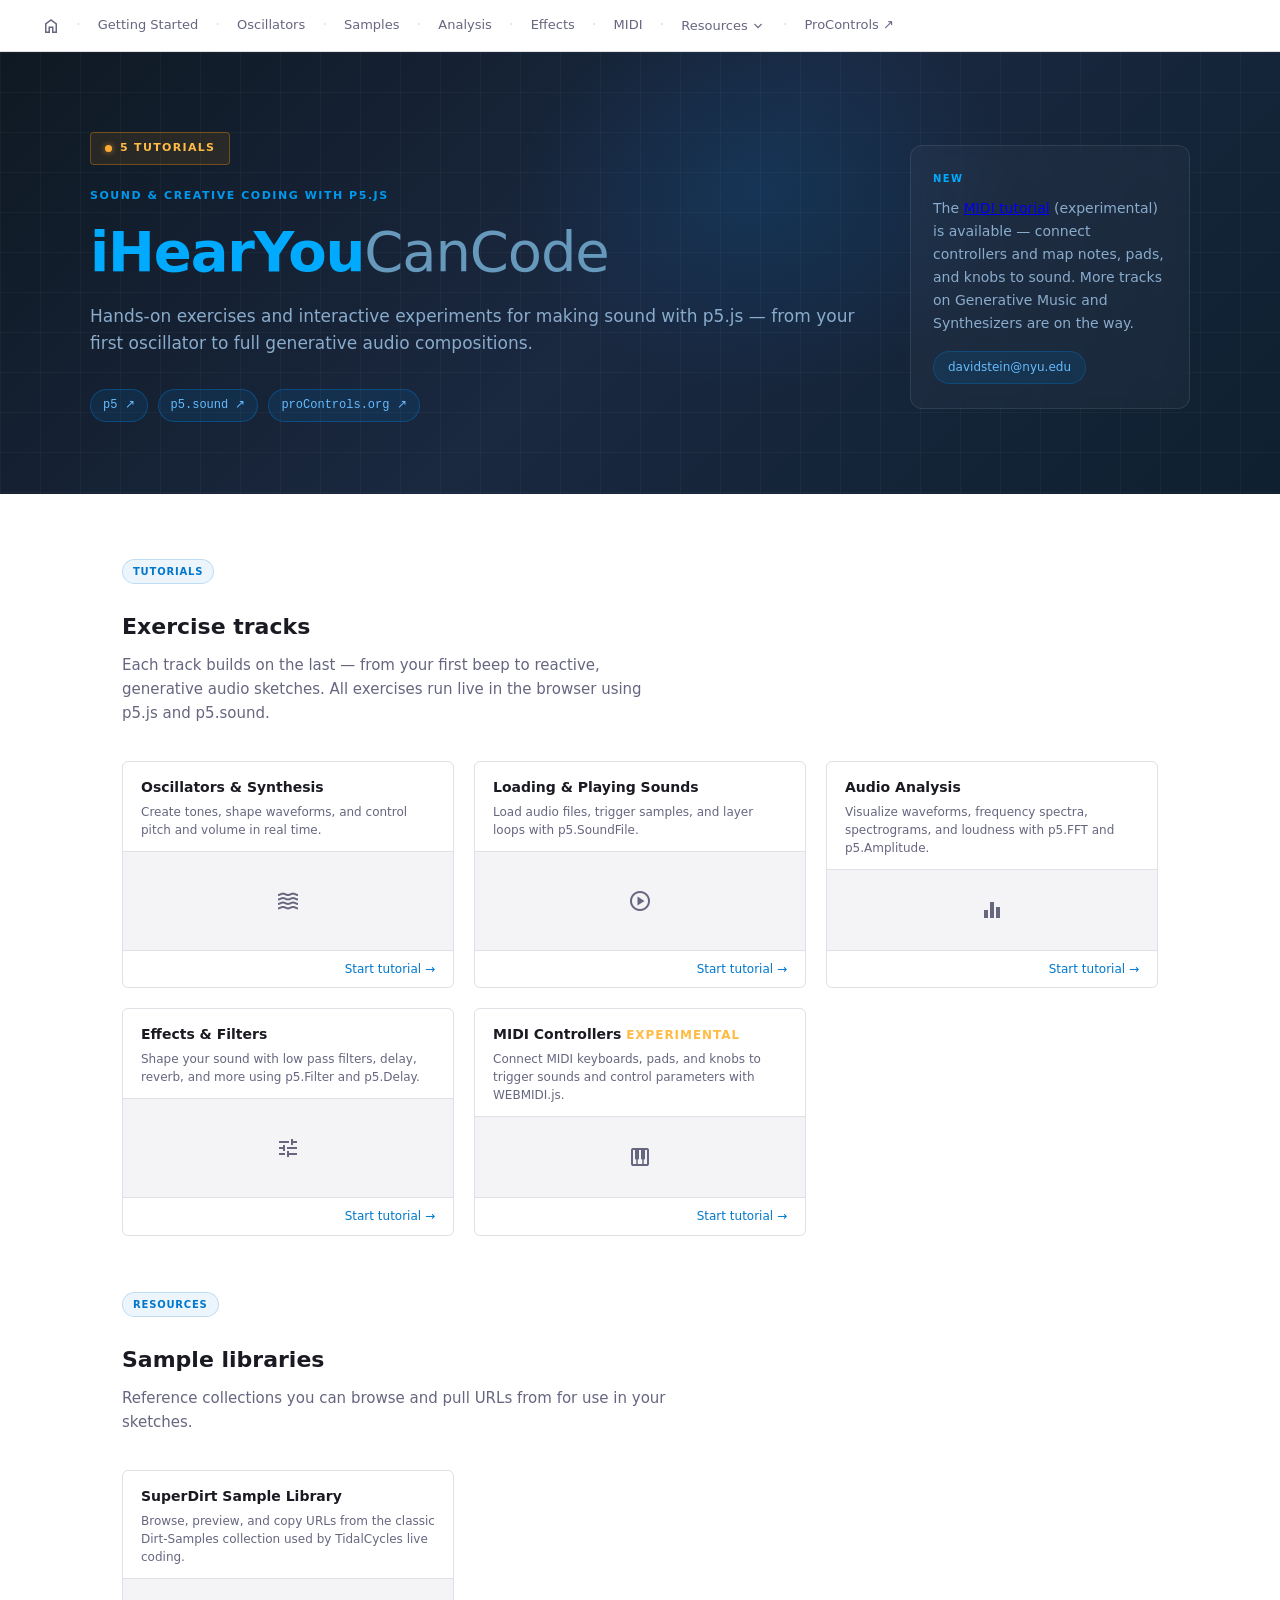
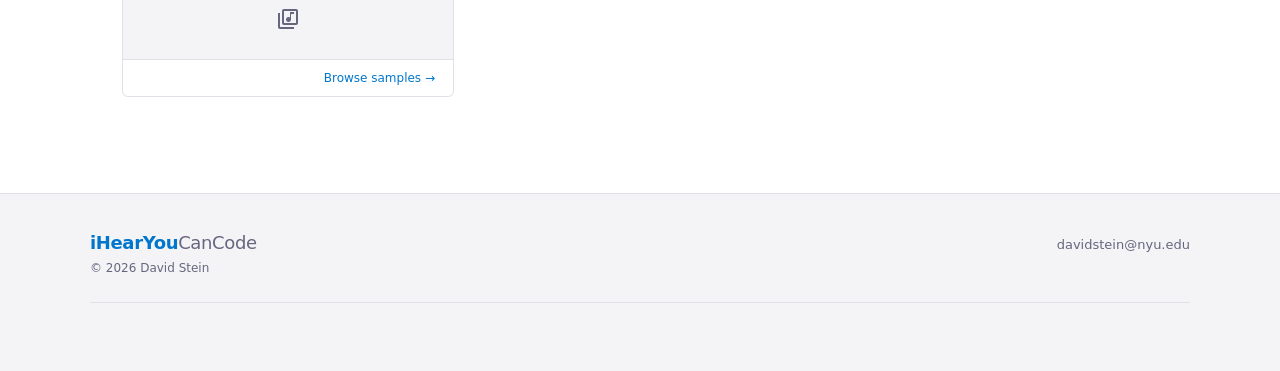
<file: index.html>
<!DOCTYPE html>
<html lang="en">
<head>
  <!-- Google tag (gtag.js) -->
  <script async src="https://www.googletagmanager.com/gtag/js?id=G-KJW4BQ9MM6"></script>
  <script>
    window.dataLayer = window.dataLayer || [];
    function gtag(){dataLayer.push(arguments);}
    gtag('js', new Date());

    gtag('config', 'G-KJW4BQ9MM6');
  </script>
  <meta charset="UTF-8">
  <meta name="viewport" content="width=device-width, initial-scale=1.0">
  <title>iHearYouCanCode</title>
  <link href="https://fonts.googleapis.com/css2?family=Material+Symbols+Outlined&display=block" rel="stylesheet">
  <link rel="stylesheet" href="css/styles.css">
</head>
<body>

<!-- ── Nav ── -->
<nav>
  <a href="index.html" title="Home" style="padding:5px 8px;font-size:18px;line-height:1;display:flex;align-items:center;">
    <span class="material-symbols-outlined" style="font-size:20px;">home</span>
  </a>
  <span class="sep">·</span>
  <a href="getting-started.html">Getting Started</a>
  <span class="sep">·</span>
  <a href="oscillators.html">Oscillators</a>
  <span class="sep">·</span>
  <a href="samples.html">Samples</a>
  <span class="sep">·</span>
  <a href="audioAnalysis.html">Analysis</a>
  <span class="sep">·</span>
  <a href="effects.html">Effects</a>
  <span class="sep">·</span>
  <a href="midi.html">MIDI</a>
  <span class="sep">·</span>
  <div class="nav-dropdown">
    <button type="button" class="nav-dropdown-toggle" aria-expanded="false" aria-haspopup="true">
      Resources
      <span class="material-symbols-outlined nav-dropdown-chevron">expand_more</span>
    </button>
    <div class="nav-dropdown-menu" role="menu">
      <a href="superdirt.html" role="menuitem">SuperDirt</a>
    </div>
  </div>
  <span class="sep">·</span>
  <a href="https://procontrols.org" target="_blank" rel="noopener">ProControls ↗</a>
</nav>

<!-- ── Hero ── -->
<div class="hero">
  <div class="hero-inner">
    <div class="hero-left">
      <div class="coming-badge">5 Tutorials</div>
      <div class="hero-eyebrow">Sound &amp; Creative Coding with p5.js</div>
      <h1>
        <span class="accent">iHearYou</span><span class="dim">CanCode</span>
      </h1>
      <p class="hero-desc">
        Hands-on exercises and interactive experiments for making sound with p5.js —
        from your first oscillator to full generative audio compositions.
      </p>
      <div class="hero-chips">
        <a href="https://p5js.org" class="chip chip-link" target="_blank" rel="noopener">p5 ↗</a>
        <a href="https://p5js.org/reference/p5.sound/" class="chip chip-link" target="_blank" rel="noopener">p5.sound ↗</a>
        <a href="https://procontrols.org" class="chip chip-link" target="_blank" rel="noopener">proControls.org ↗</a>
      </div>
    </div>
    <div class="hero-callout">
      <div class="hero-callout-eyebrow">New</div>
      <p>
        The <a href="midi.html">MIDI tutorial</a> (experimental) is available — connect controllers and map notes,
        pads, and knobs to sound. More tracks on Generative Music and Synthesizers are on the way.
      </p>
      <a href="mailto:davidstein@nyu.edu" class="hero-callout-link">davidstein@nyu.edu</a>
    </div>
  </div>
</div>

<!-- ── Content ── -->
<div class="content">

  <div class="section-tag">Tutorials</div>
  <h2 class="section-heading">Exercise tracks</h2>
  <p class="section-desc">
    Each track builds on the last — from your first beep to reactive, generative audio sketches.
    All exercises run live in the browser using p5.js and p5.sound.
  </p>

  <div class="col-grid">
    <div class="col-card">
      <div class="col-card-header">
        <h3>Oscillators &amp; Synthesis</h3>
        <p>Create tones, shape waveforms, and control pitch and volume in real time.</p>
      </div>
      <div class="col-card-preview">
        <span class="material-symbols-outlined">waves</span>
      </div>
      <div class="col-card-footer"><a href="oscillators.html">Start tutorial →</a></div>
    </div>
    <div class="col-card">
      <div class="col-card-header">
        <h3>Loading &amp; Playing Sounds</h3>
        <p>Load audio files, trigger samples, and layer loops with p5.SoundFile.</p>
      </div>
      <div class="col-card-preview">
        <span class="material-symbols-outlined">play_circle</span>
      </div>
      <div class="col-card-footer"><a href="samples.html">Start tutorial →</a></div>
    </div>
    <div class="col-card">
      <div class="col-card-header">
        <h3>Audio Analysis</h3>
        <p>Visualize waveforms, frequency spectra, spectrograms, and loudness with p5.FFT and p5.Amplitude.</p>
      </div>
      <div class="col-card-preview">
        <span class="material-symbols-outlined">equalizer</span>
      </div>
      <div class="col-card-footer"><a href="audioAnalysis.html">Start tutorial →</a></div>
    </div>
    <div class="col-card">
      <div class="col-card-header">
        <h3>Effects &amp; Filters</h3>
        <p>Shape your sound with low pass filters, delay, reverb, and more using p5.Filter and p5.Delay.</p>
      </div>
      <div class="col-card-preview">
        <span class="material-symbols-outlined">tune</span>
      </div>
      <div class="col-card-footer"><a href="effects.html">Start tutorial →</a></div>
    </div>
    <div class="col-card">
      <div class="col-card-header">
        <h3>MIDI Controllers <span style="color:#ffbb44;font-size:12px;font-weight:700;letter-spacing:.08em;">EXPERIMENTAL</span></h3>
        <p>Connect MIDI keyboards, pads, and knobs to trigger sounds and control parameters with WEBMIDI.js.</p>
      </div>
      <div class="col-card-preview">
        <span class="material-symbols-outlined">piano</span>
      </div>
      <div class="col-card-footer"><a href="midi.html">Start tutorial →</a></div>
    </div>
  </div>

  <div class="section-tag" style="margin-top:56px;">Resources</div>
  <h2 class="section-heading">Sample libraries</h2>
  <p class="section-desc">
    Reference collections you can browse and pull URLs from for use in your sketches.
  </p>

  <div class="col-grid" style="grid-template-columns:repeat(auto-fill,minmax(280px,1fr));">
    <div class="col-card">
      <div class="col-card-header">
        <h3>SuperDirt Sample Library</h3>
        <p>Browse, preview, and copy URLs from the classic Dirt-Samples collection used by TidalCycles live coding.</p>
      </div>
      <div class="col-card-preview">
        <span class="material-symbols-outlined">library_music</span>
      </div>
      <div class="col-card-footer"><a href="superdirt.html">Browse samples →</a></div>
    </div>
  </div>

  <!--
  <div class="col-card">
    <div class="col-card-header">
      <h3>Microphone Input</h3>
      <p>Capture live audio and use amplitude and frequency to drive visuals.</p>
    </div>
    <div class="col-card-preview">
      <span class="material-symbols-outlined">mic</span>
    </div>
    <div class="col-card-footer"><a href="#">Coming soon →</a></div>
  </div>
  <div class="col-card">
    <div class="col-card-header">
      <h3>Effects &amp; Filters</h3>
      <p>Apply reverb, delay, distortion, and filters to shape your sound.</p>
    </div>
    <div class="col-card-preview">
      <span class="material-symbols-outlined">tune</span>
    </div>
    <div class="col-card-footer"><a href="#">Coming soon →</a></div>
  </div>
  <div class="col-card">
    <div class="col-card-header">
      <h3>Generative Audio</h3>
      <p>Build interactive instruments, sequencers, and algorithmic compositions.</p>
    </div>
    <div class="col-card-preview">
      <span class="material-symbols-outlined">piano</span>
    </div>
    <div class="col-card-footer"><a href="#">Coming soon →</a></div>
  </div>
  <div class="col-card">
    <div class="col-card-header">
      <h3>MIDI</h3>
      <p>Connect MIDI controllers and instruments to trigger sounds and control parameters with hardware.</p>
    </div>
    <div class="col-card-preview">
      <span class="material-symbols-outlined">piano_off</span>
    </div>
    <div class="col-card-footer"><a href="#">Coming soon →</a></div>
  </div>
  -->

</div>

<!-- ── Footer ── -->
<footer>
  <div class="footer-inner">
    <div class="footer-top">
      <div class="footer-brand-block">
        <a href="index.html" class="footer-brand">
          <span class="footer-brand-accent">iHearYou</span><span class="footer-brand-dim">CanCode</span>
        </a>
        <p class="footer-copyright">&copy; 2026 David Stein</p>
      </div>
      <a href="mailto:davidstein@nyu.edu" class="footer-contact">davidstein@nyu.edu</a>
    </div>
    <div id="footer-production" class="footer-production" hidden>
      <p class="footer-credit"></p>
      <p class="footer-links"></p>
    </div>
  </div>
</footer>

<script src="js/nav.js"></script>

<script>
  fetch('https://davidstein.us/shared/footer.json')
    .then(r => r.json())
    .then(data => {
      const el = document.getElementById('footer-production');
      el.querySelector('.footer-credit').textContent = `${data.credit}…`;

      const linksEl = el.querySelector('.footer-links');
      data.links.forEach((link, i) => {
        if (i > 0) {
          const sep = document.createElement('span');
          sep.className = 'sep';
          sep.textContent = '·';
          linksEl.appendChild(sep);
        }
        const a = document.createElement('a');
        a.href = link.url;
        a.textContent = link.label;
        linksEl.appendChild(a);
      });

      el.hidden = false;
    })
    .catch(() => {});
</script>

</body>
</html>
</file>
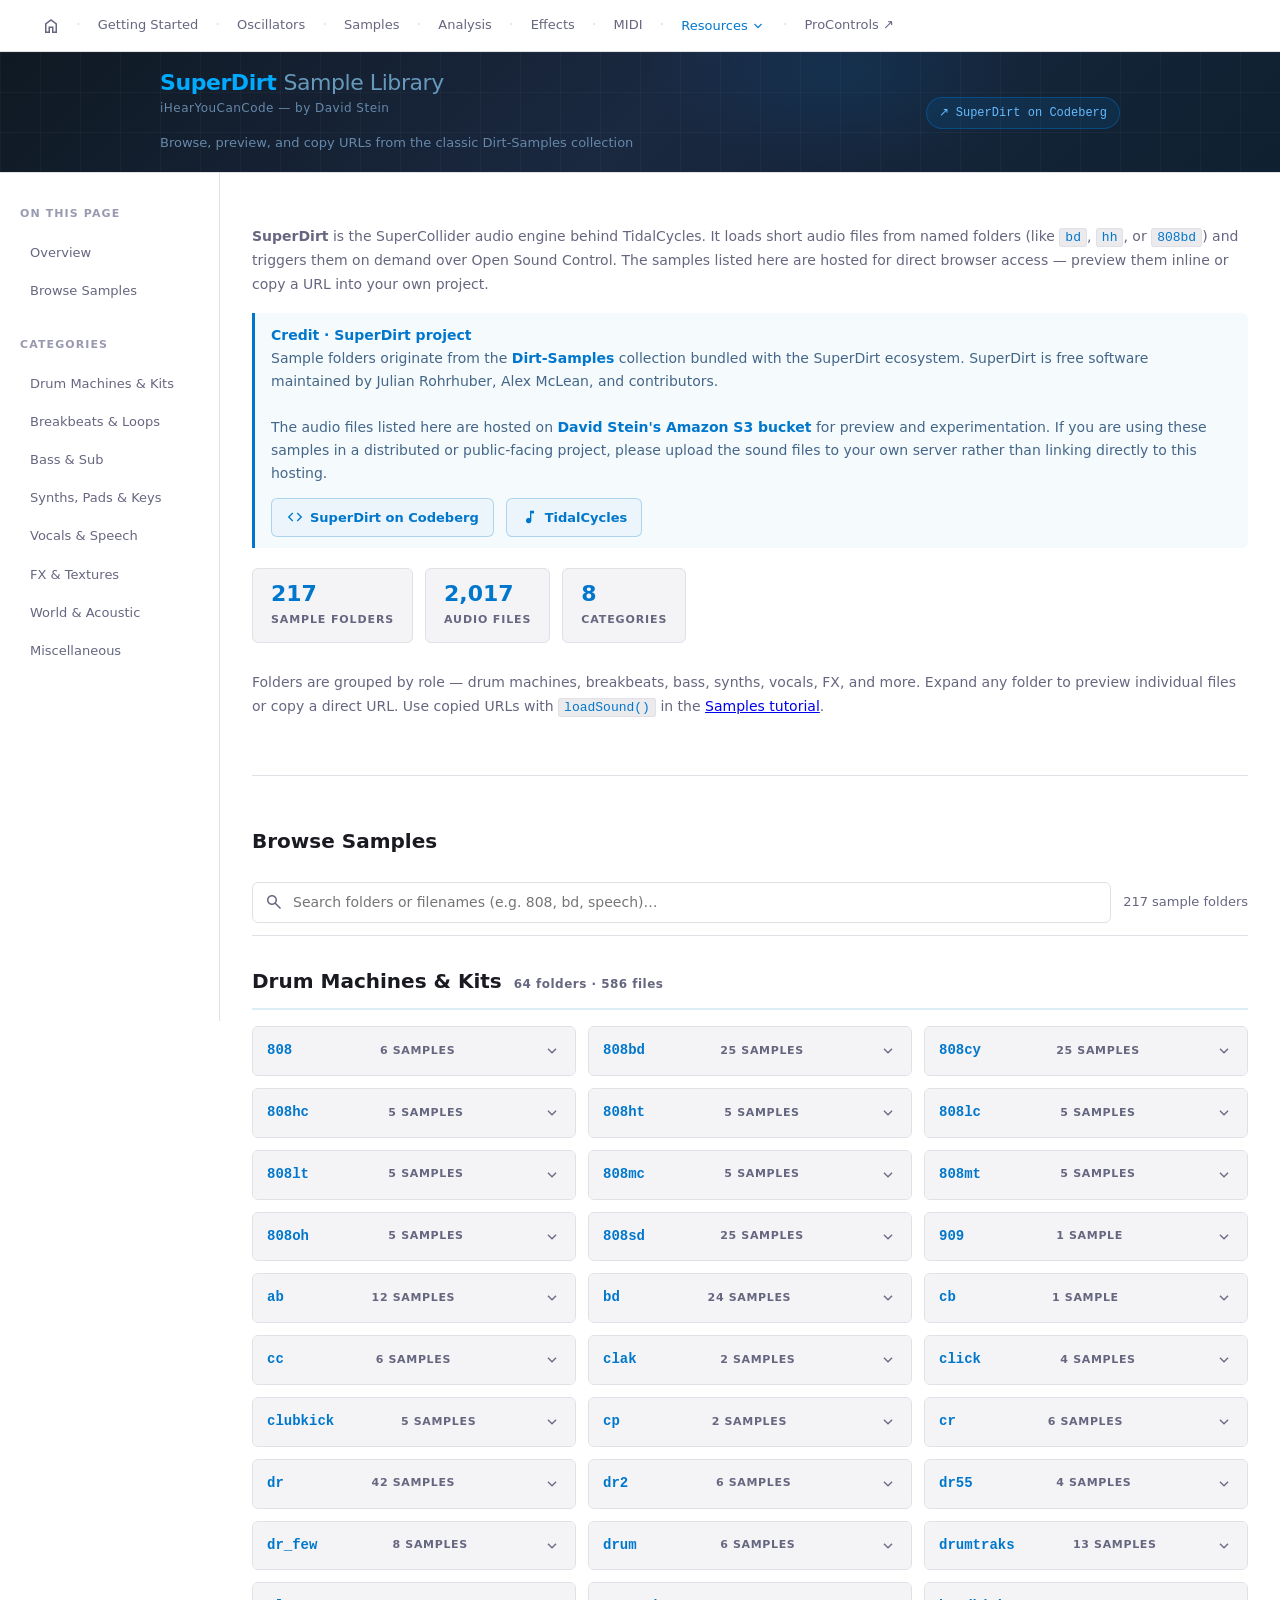
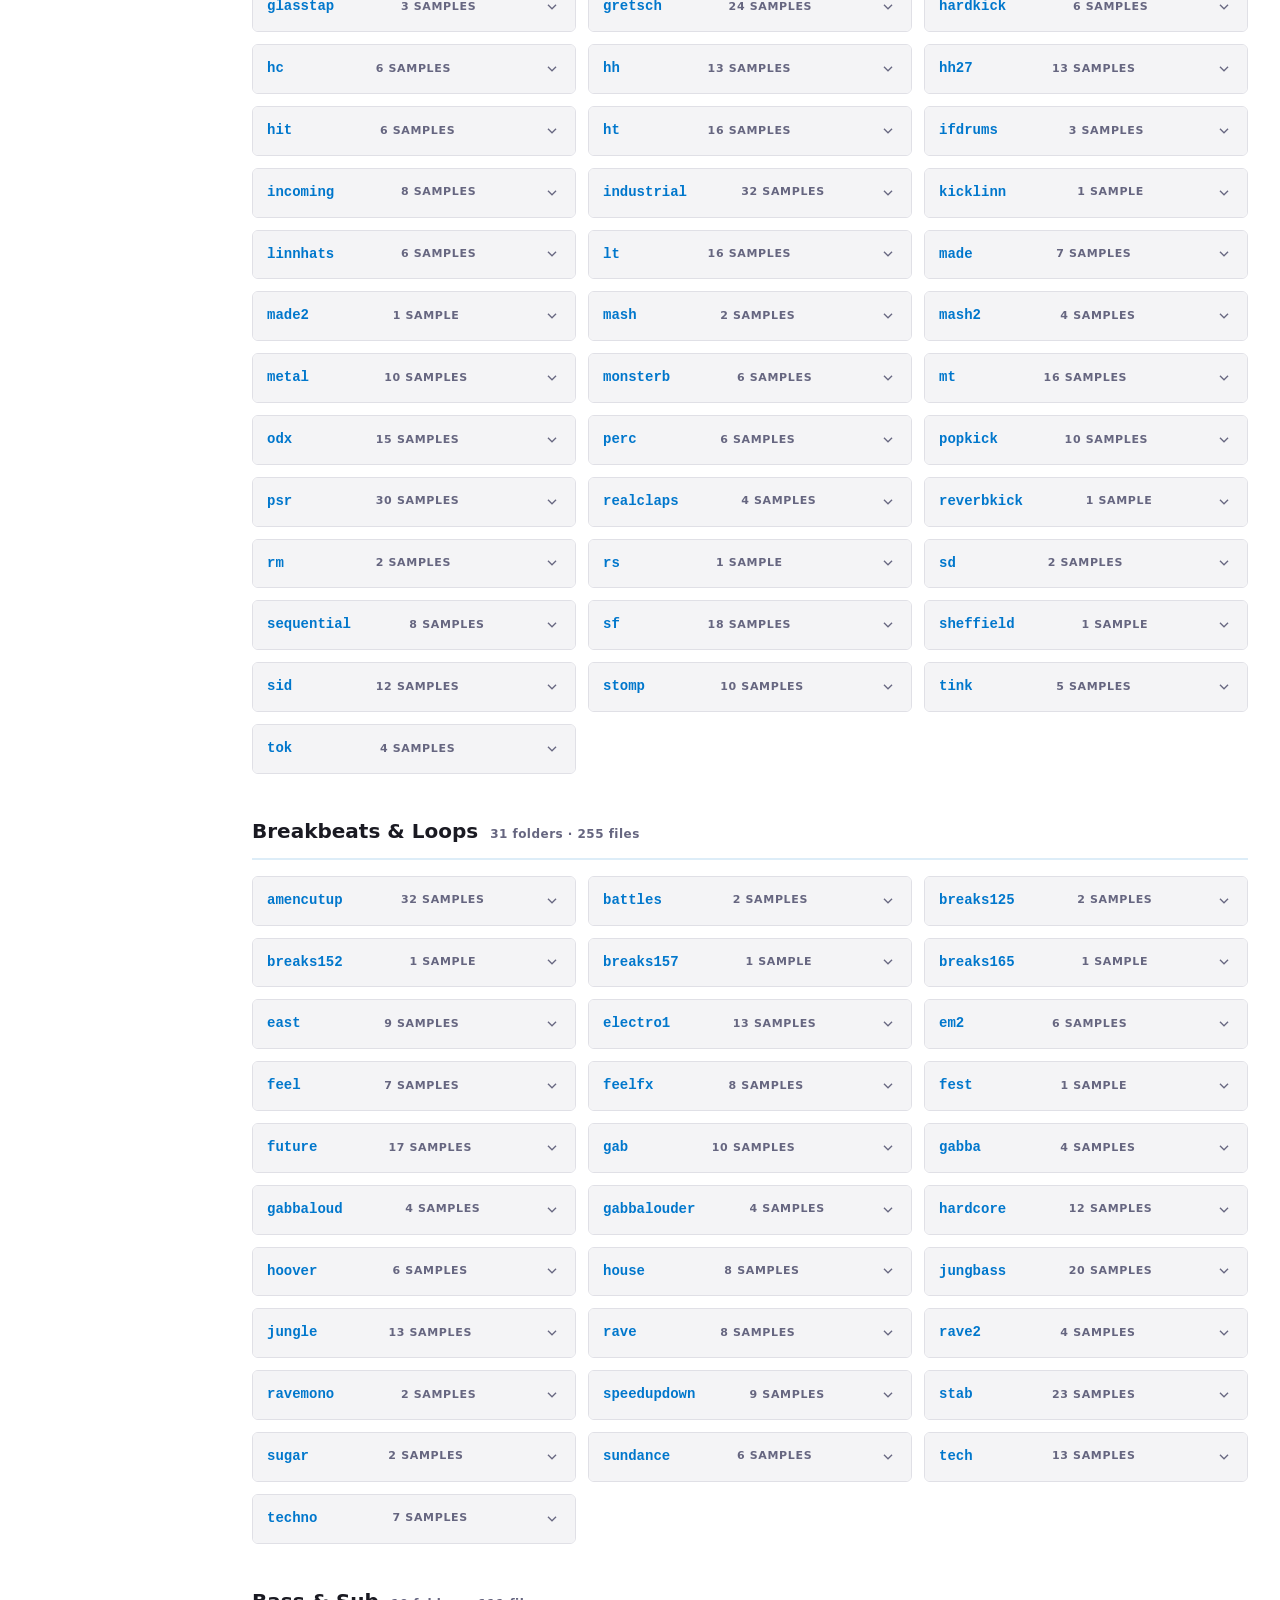
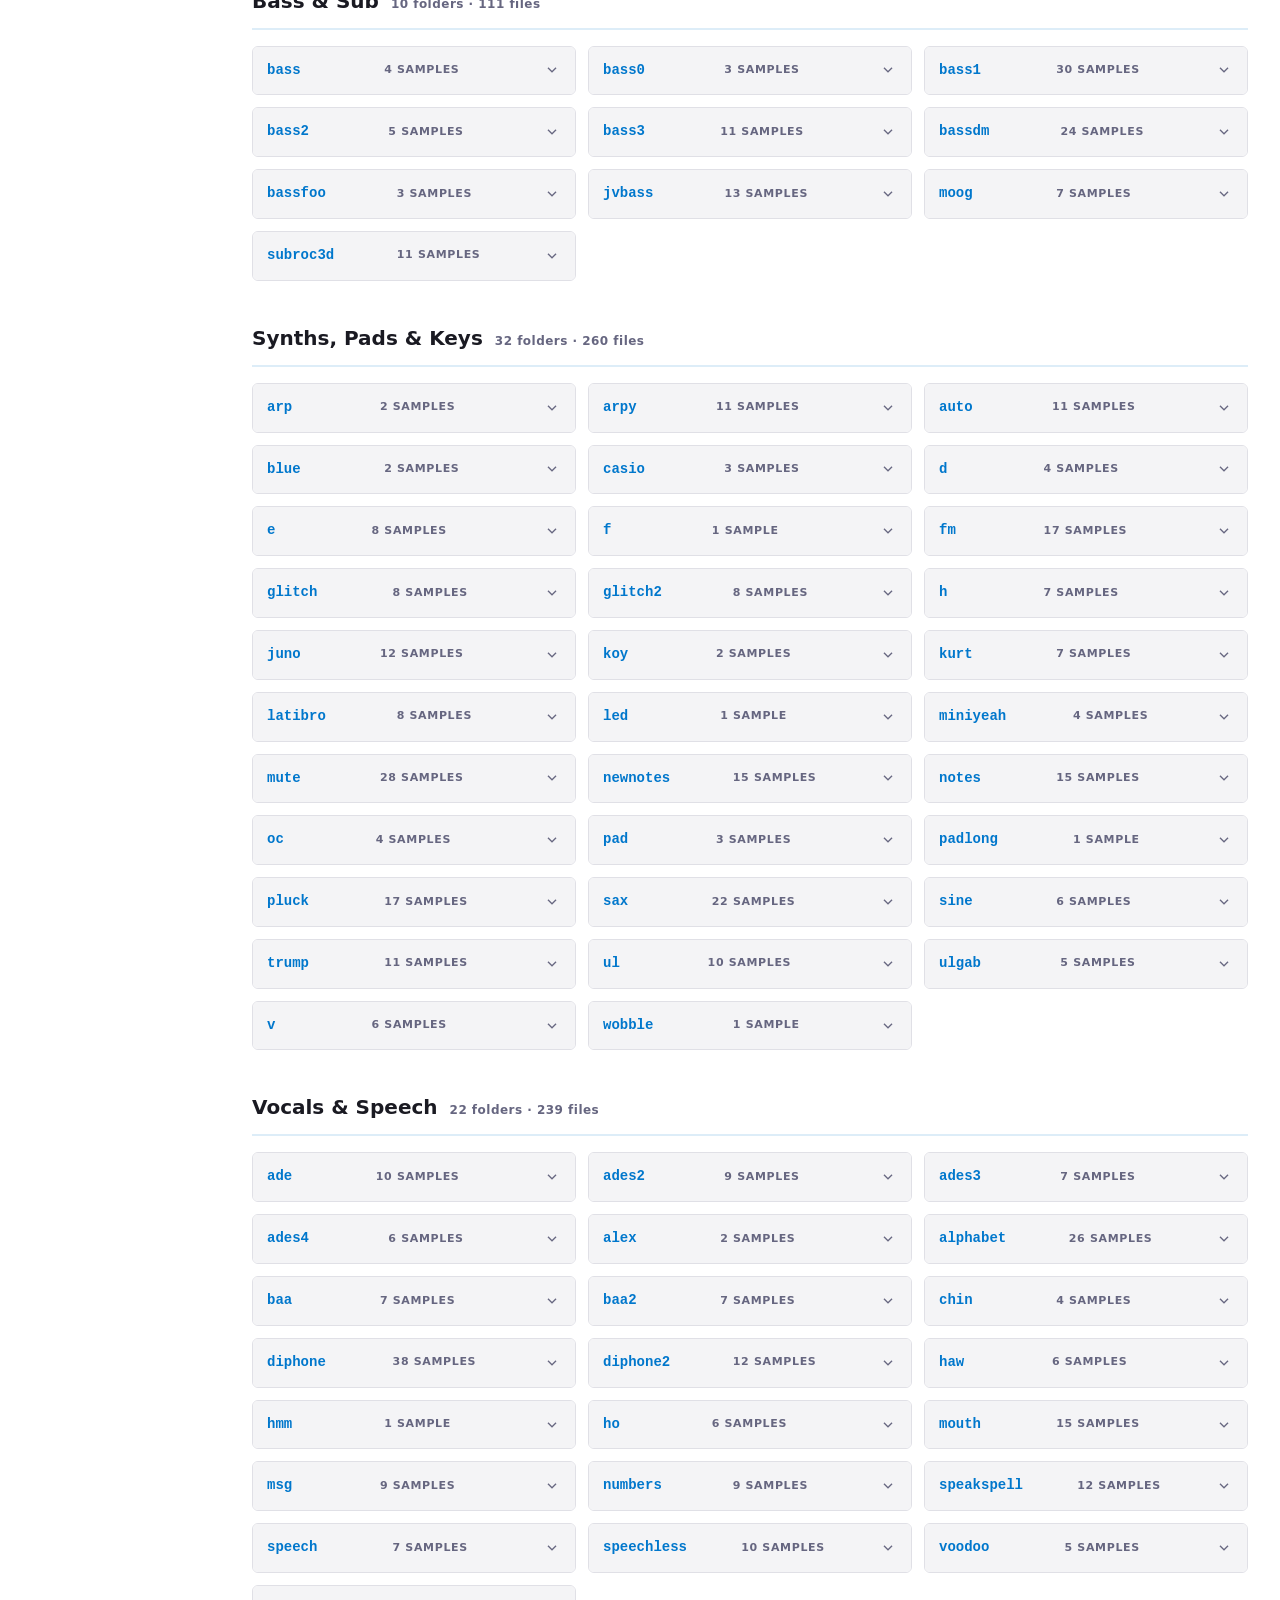
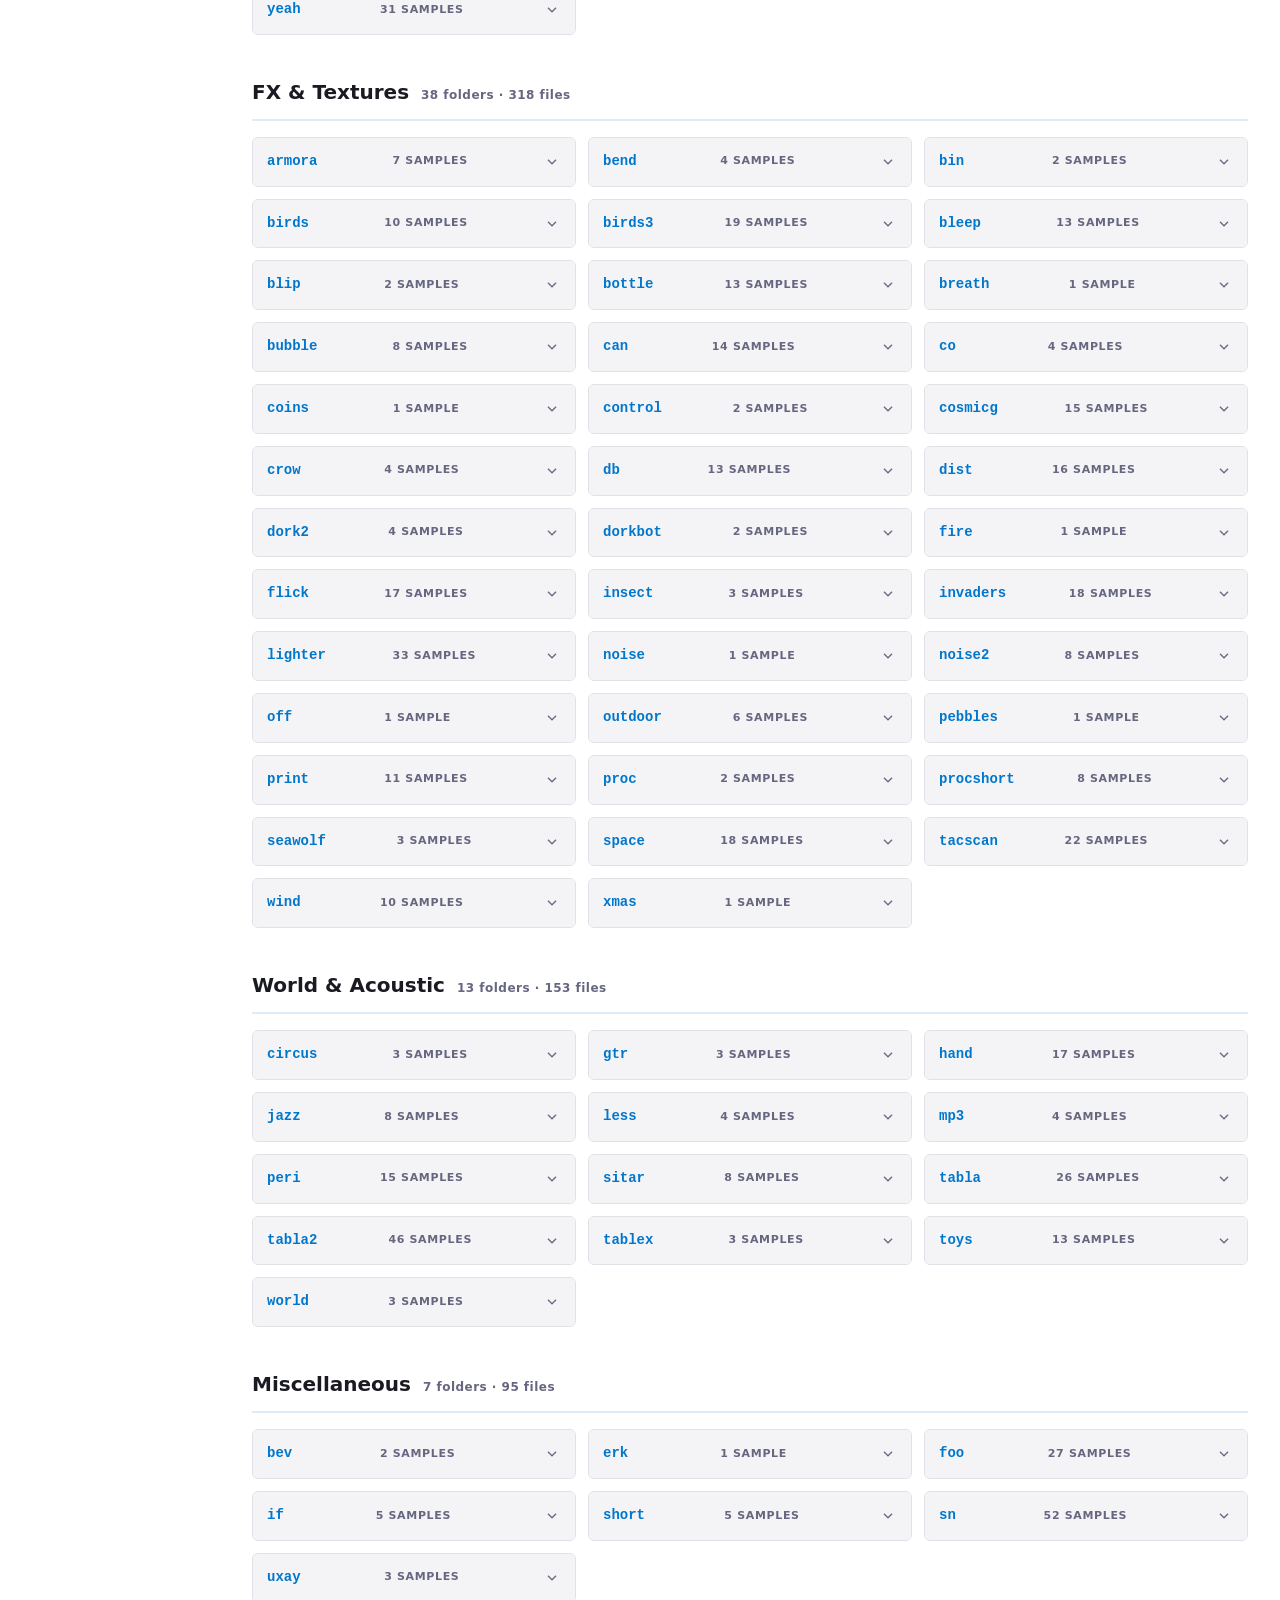
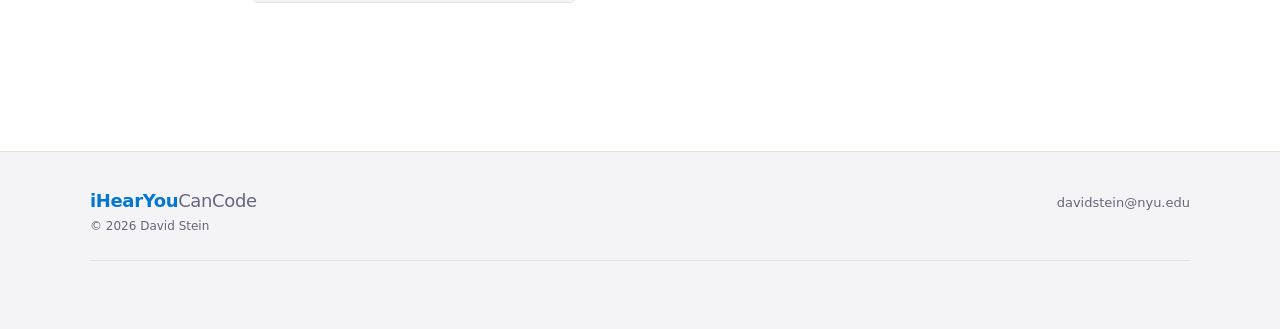
<file: superdirt.html>
<!DOCTYPE html>
<html lang="en">
<head>
  <!-- Google tag (gtag.js) -->
  <script async src="https://www.googletagmanager.com/gtag/js?id=G-KJW4BQ9MM6"></script>
  <script>
    window.dataLayer = window.dataLayer || [];
    function gtag(){dataLayer.push(arguments);}
    gtag('js', new Date());
    gtag('config', 'G-KJW4BQ9MM6');
  </script>
  <meta charset="UTF-8">
  <meta name="viewport" content="width=device-width, initial-scale=1.0">
  <title>SuperDirt Sample Library — iHearYouCanCode</title>
  <meta name="description" content="Browse and preview the Dirt-Samples collection used by SuperDirt and TidalCycles. Copy hosted URLs for your p5.js sketches and live coding projects.">
  <link href="https://fonts.googleapis.com/css2?family=Material+Symbols+Outlined&display=block" rel="stylesheet">
  <link rel="stylesheet" href="css/styles.css">
  <link rel="stylesheet" href="css/docs.css">
  <link rel="stylesheet" href="css/superdirt.css">
</head>
<body class="docs-page superdirt-page">

<!-- ── Nav ── -->
<nav>
  <a href="index.html" title="Home" style="padding:5px 8px;font-size:18px;line-height:1;display:flex;align-items:center;">
    <span class="material-symbols-outlined" style="font-size:20px;">home</span>
  </a>
  <span class="sep">·</span>
  <a href="getting-started.html">Getting Started</a>
  <span class="sep">·</span>
  <a href="oscillators.html">Oscillators</a>
  <span class="sep">·</span>
  <a href="samples.html">Samples</a>
  <span class="sep">·</span>
  <a href="audioAnalysis.html">Analysis</a>
  <span class="sep">·</span>
  <a href="effects.html">Effects</a>
  <span class="sep">·</span>
  <a href="midi.html">MIDI</a>
  <span class="sep">·</span>
  <div class="nav-dropdown">
    <button type="button" class="nav-dropdown-toggle is-active" aria-expanded="false" aria-haspopup="true">
      Resources
      <span class="material-symbols-outlined nav-dropdown-chevron">expand_more</span>
    </button>
    <div class="nav-dropdown-menu" role="menu">
      <a href="superdirt.html" role="menuitem" class="is-active">SuperDirt</a>
    </div>
  </div>
  <span class="sep">·</span>
  <a href="https://procontrols.org" target="_blank" rel="noopener">ProControls ↗</a>
</nav>

<!-- ── Compact hero ── -->
<div class="hero-compact">
  <div class="hero-compact-inner">
    <div class="hero-compact-left">
      <div>
        <h1><span class="accent">SuperDirt</span> <span class="dim">Sample Library</span></h1>
        <div class="hero-compact-eyebrow">iHearYouCanCode — by David Stein</div>
      </div>
      <span class="hero-compact-sub">Browse, preview, and copy URLs from the classic Dirt-Samples collection</span>
    </div>
    <a href="https://codeberg.org/musikinformatik/SuperDirt" class="hero-compact-link" target="_blank" rel="noopener">↗ SuperDirt on Codeberg</a>
  </div>
</div>

<div class="superdirt-layout">

  <aside class="superdirt-sidebar">
    <div class="superdirt-sidebar-title">On this page</div>
    <ul class="superdirt-sidebar-list">
      <li><a href="#overview">Overview</a></li>
      <li><a href="#browse">Browse Samples</a></li>
    </ul>

    <div class="superdirt-sidebar-title">Categories</div>
    <ul class="superdirt-sidebar-list" id="superdirt-sidebar-cats">
      <li><span class="superdirt-intro" style="font-size:12px;padding:6px 10px;">Loading…</span></li>
    </ul>
  </aside>

  <main class="superdirt-content">

    <section class="superdirt-section" id="overview">
      <p class="superdirt-intro">
        <strong>SuperDirt</strong> is the SuperCollider audio engine behind TidalCycles. It loads short audio files from named folders (like <code>bd</code>, <code>hh</code>, or <code>808bd</code>) and triggers them on demand over Open Sound Control. The samples listed here are hosted for direct browser access — preview them inline or copy a URL into your own project.
      </p>

      <div class="note superdirt-credit">
        <strong>Credit · SuperDirt project</strong><br>
        Sample folders originate from the <strong>Dirt-Samples</strong> collection bundled with the SuperDirt ecosystem. SuperDirt is free software maintained by Julian Rohrhuber, Alex McLean, and contributors.
        <br><br>
        The audio files listed here are hosted on <strong>David Stein's Amazon S3 bucket</strong> for preview and experimentation. If you are using these samples in a distributed or public-facing project, please upload the sound files to your own server rather than linking directly to this hosting.
        <div class="superdirt-credit-links">
          <a href="https://codeberg.org/musikinformatik/SuperDirt" target="_blank" rel="noopener">
            <span class="material-symbols-outlined">code</span> SuperDirt on Codeberg
          </a>
          <a href="https://tidalcycles.org/" target="_blank" rel="noopener">
            <span class="material-symbols-outlined">music_note</span> TidalCycles
          </a>
        </div>
      </div>

      <div class="superdirt-stats">
        <div class="superdirt-stat">
          <div class="superdirt-stat-value" id="stat-folders">—</div>
          <div class="superdirt-stat-label">Sample folders</div>
        </div>
        <div class="superdirt-stat">
          <div class="superdirt-stat-value" id="stat-files">—</div>
          <div class="superdirt-stat-label">Audio files</div>
        </div>
        <div class="superdirt-stat">
          <div class="superdirt-stat-value" id="stat-categories">—</div>
          <div class="superdirt-stat-label">Categories</div>
        </div>
      </div>

      <p class="superdirt-intro">
        Folders are grouped by role — drum machines, breakbeats, bass, synths, vocals, FX, and more. Expand any folder to preview individual files or copy a direct URL. Use copied URLs with <code>loadSound()</code> in the <a href="samples.html">Samples tutorial</a>.
      </p>
    </section>

    <section class="superdirt-section" id="browse">
      <h2>Browse Samples</h2>

      <div class="superdirt-toolbar">
        <div class="superdirt-search-wrap">
          <span class="material-symbols-outlined">search</span>
          <input type="search" id="superdirt-search" placeholder="Search folders or filenames (e.g. 808, bd, speech)…" autocomplete="off" spellcheck="false">
        </div>
        <span class="superdirt-filter-hint" id="superdirt-filter-hint">Loading…</span>
      </div>

      <div id="superdirt-main"></div>

      <div class="superdirt-empty" id="superdirt-empty">
        No samples matched your search. Try a shorter keyword like <code>bd</code>, <code>hh</code>, or <code>808</code>.
      </div>
    </section>

  </main>
</div>

<!-- ── Footer ── -->
<footer>
  <div class="footer-inner">
    <div class="footer-top">
      <div class="footer-brand-block">
        <a href="index.html" class="footer-brand">
          <span class="footer-brand-accent">iHearYou</span><span class="footer-brand-dim">CanCode</span>
        </a>
        <p class="footer-copyright">&copy; 2026 David Stein</p>
      </div>
      <a href="mailto:davidstein@nyu.edu" class="footer-contact">davidstein@nyu.edu</a>
    </div>
    <div id="footer-production" class="footer-production" hidden>
      <p class="footer-credit"></p>
      <p class="footer-links"></p>
    </div>
  </div>
</footer>

<script src="js/nav.js"></script>
<script src="js/superdirt.js"></script>

<script>
  fetch('https://davidstein.us/shared/footer.json')
    .then(r => r.json())
    .then(data => {
      const el = document.getElementById('footer-production');
      el.querySelector('.footer-credit').textContent = `${data.credit}…`;

      const linksEl = el.querySelector('.footer-links');
      data.links.forEach((link, i) => {
        if (i > 0) {
          const sep = document.createElement('span');
          sep.className = 'sep';
          sep.textContent = '·';
          linksEl.appendChild(sep);
        }
        const a = document.createElement('a');
        a.href = link.url;
        a.textContent = link.label;
        linksEl.appendChild(a);
      });

      el.hidden = false;
    })
    .catch(() => {});
</script>

</body>
</html>
</file>
<file: css/styles.css>
*, *::before, *::after { box-sizing: border-box; margin: 0; padding: 0; }

:root {
  --bg:        #ffffff;
  --surface:   #f4f4f6;
  --surface2:  #ebebee;
  --border:    #e0e0e6;
  --accent:    #0077cc;
  --accent2:   #cc5500;
  --text:      #1a1a22;
  --muted:     #666680;
  --code-bg:   #1a1a22;
  --code-text: #d4d4d8;
  --nav-bg:    #ffffffee;
  --nav-h:     52px;
  --max-w:     1100px;
  --radius:    6px;
}

html { scroll-behavior: smooth; }

body {
  background: var(--bg);
  color: var(--text);
  font: 15px/1.7 'Inter', 'Segoe UI', system-ui, sans-serif;
}

/* ── Nav ── */
nav {
  position: sticky;
  top: 0;
  z-index: 100;
  background: var(--nav-bg);
  backdrop-filter: blur(10px);
  border-bottom: 1px solid var(--border);
  height: var(--nav-h);
  display: flex;
  align-items: center;
  padding: 0 32px;
  gap: 4px;
  overflow-x: clip;
  overflow-y: visible;
  white-space: nowrap;
}

nav a {
  color: var(--muted);
  text-decoration: none;
  font-size: 13px;
  font-weight: 500;
  padding: 5px 10px;
  border-radius: var(--radius);
  border: 1px solid transparent;
  transition: color .15s, border-color .15s, background .15s;
  flex-shrink: 0;
}

nav a:hover {
  color: var(--accent);
  border-color: #0077cc44;
  background: #0077cc0a;
}

nav .sep { color: var(--border); margin: 0 2px; user-select: none; }

/* ── Nav dropdown ── */
.nav-dropdown {
  position: relative;
  flex-shrink: 0;
}

.nav-dropdown-toggle {
  display: inline-flex;
  align-items: center;
  gap: 2px;
  color: var(--muted);
  font: 500 13px/1 'Inter', 'Segoe UI', system-ui, sans-serif;
  padding: 5px 10px;
  border-radius: var(--radius);
  border: 1px solid transparent;
  background: none;
  cursor: pointer;
  transition: color .15s, border-color .15s, background .15s;
}

.nav-dropdown-toggle:hover,
.nav-dropdown.is-open .nav-dropdown-toggle {
  color: var(--accent);
  border-color: #0077cc44;
  background: #0077cc0a;
}

.nav-dropdown-toggle.is-active {
  color: var(--accent);
}

.nav-dropdown-chevron {
  font-size: 16px;
  transition: transform .15s;
}

.nav-dropdown.is-open .nav-dropdown-chevron {
  transform: rotate(180deg);
}

.nav-dropdown-menu {
  display: none;
  position: absolute;
  top: calc(100% + 6px);
  left: 0;
  min-width: 160px;
  padding: 6px;
  background: var(--bg);
  border: 1px solid var(--border);
  border-radius: var(--radius);
  box-shadow: 0 8px 24px rgba(0, 0, 0, 0.1);
  z-index: 200;
}

.nav-dropdown.is-open .nav-dropdown-menu {
  display: block;
}

.nav-dropdown-menu a {
  display: block;
  padding: 8px 12px;
  border-radius: 4px;
  font-size: 13px;
  font-weight: 500;
  color: var(--muted);
  text-decoration: none;
  border: 1px solid transparent;
  transition: color .15s, background .15s;
}

.nav-dropdown-menu a:hover {
  color: var(--accent);
  background: #0077cc0a;
  border-color: transparent;
}

.nav-dropdown-menu a.is-active {
  color: var(--accent);
  background: #0077cc12;
}

/* ── Hero ── */
.hero {
  background: linear-gradient(135deg, #0f1923 0%, #1a2840 50%, #0f2030 100%);
  padding: 80px 32px 72px;
  position: relative;
  overflow: hidden;
}

.hero::before {
  content: '';
  position: absolute;
  inset: 0;
  background-image:
    linear-gradient(rgba(255,255,255,.03) 1px, transparent 1px),
    linear-gradient(90deg, rgba(255,255,255,.03) 1px, transparent 1px);
  background-size: 40px 40px;
  pointer-events: none;
}

.hero::after {
  content: '';
  position: absolute;
  top: -60px; left: 40%;
  width: 500px; height: 400px;
  background: radial-gradient(ellipse, #0077cc28 0%, transparent 70%);
  pointer-events: none;
}

.hero-inner {
  max-width: var(--max-w);
  margin: 0 auto;
  position: relative;
  z-index: 1;
  display: flex;
  align-items: center;
  gap: 48px;
}

.hero-left { flex: 1 1 0; min-width: 0; }

.hero-callout {
  flex: 0 0 280px;
  background: #ffffff08;
  border: 1px solid #ffffff18;
  border-radius: 12px;
  padding: 24px 22px;
  backdrop-filter: blur(6px);
}

.hero-callout-eyebrow {
  font-size: 10px;
  font-weight: 700;
  letter-spacing: .14em;
  text-transform: uppercase;
  color: #00aaff;
  margin-bottom: 10px;
}

.hero-callout p {
  font-size: 14px;
  line-height: 1.65;
  color: #8aaccc;
  margin-bottom: 16px;
}

.hero-callout-link {
  display: inline-block;
  font-size: 12px;
  color: #66bbff;
  background: #0077cc22;
  border: 1px solid #0077cc55;
  border-radius: 20px;
  padding: 5px 14px;
  text-decoration: none;
  transition: background .15s;
}
.hero-callout-link:hover { background: #0077cc44; }

.hero-eyebrow {
  font-size: 11px;
  font-weight: 700;
  letter-spacing: .14em;
  text-transform: uppercase;
  color: #0099ee;
  margin-bottom: 16px;
}

.hero h1 {
  font-size: clamp(36px, 5vw, 56px);
  font-weight: 800;
  color: #ffffff;
  line-height: 1.1;
  margin-bottom: 20px;
  letter-spacing: -.02em;
}

.hero h1 .accent { color: #00aaff; }
.hero h1 .dim    { color: #6699bb; font-weight: 400; }

.hero-desc {
  font-size: 17px;
  line-height: 1.6;
  color: #8aaccc;
  margin-bottom: 32px;
}

.hero-chips {
  display: flex;
  flex-wrap: wrap;
  gap: 10px;
  align-items: center;
}

.chip {
  font-size: 12px;
  font-family: 'Fira Code', 'Cascadia Code', monospace;
  padding: 5px 12px;
  border-radius: 20px;
  border: 1px solid #ffffff22;
  color: #aaccee;
  background: #ffffff0a;
}

.chip-link {
  background: #0077cc22;
  border-color: #0077cc66;
  color: #66bbff;
  text-decoration: none;
  transition: background .15s;
}
.chip-link:hover { background: #0077cc44; }

/* ── Coming soon badge ── */
.coming-badge {
  display: inline-flex;
  align-items: center;
  gap: 8px;
  background: #ff990018;
  border: 1px solid #ff990055;
  color: #ffbb44;
  font-size: 11px;
  font-weight: 700;
  letter-spacing: .12em;
  text-transform: uppercase;
  padding: 6px 14px;
  border-radius: 4px;
  margin-bottom: 22px;
}
.coming-badge::before {
  content: '';
  display: inline-block;
  width: 7px; height: 7px;
  border-radius: 50%;
  background: #ffaa33;
  box-shadow: 0 0 6px #ffaa33aa;
}

/* ── Content sections ── */
.content {
  max-width: var(--max-w);
  margin: 0 auto;
  padding: 64px 32px 80px;
}

.section-tag {
  display: inline-block;
  font-size: 10px;
  font-weight: 700;
  letter-spacing: .08em;
  text-transform: uppercase;
  color: var(--accent);
  background: #0077cc12;
  border: 1px solid #0077cc33;
  padding: 3px 10px;
  border-radius: 20px;
  margin-bottom: 24px;
}

.section-heading {
  font-size: 22px;
  font-weight: 700;
  color: var(--text);
  margin-bottom: 8px;
}

.section-desc {
  font-size: 15px;
  color: var(--muted);
  margin-bottom: 36px;
  max-width: 560px;
  line-height: 1.6;
}

.col-grid {
  display: grid;
  grid-template-columns: repeat(3, 1fr);
  gap: 20px;
}

.col-card {
  border: 1px solid var(--border);
  border-radius: var(--radius);
  overflow: hidden;
  display: flex;
  flex-direction: column;
}

.col-card-header {
  padding: 14px 18px 12px;
  border-bottom: 1px solid var(--border);
}

.col-card-header h3 {
  font-size: 14px;
  font-weight: 700;
  color: var(--text);
  margin-bottom: 3px;
}

.col-card-header p {
  font-size: 12px;
  color: var(--muted);
  line-height: 1.5;
}

.col-card-preview {
  background: var(--surface);
  display: flex;
  align-items: center;
  justify-content: center;
  padding: 28px 12px;
  flex: 1;
  color: var(--muted);
  font-size: 28px;
}

.col-card-footer {
  padding: 8px 18px;
  border-top: 1px solid var(--border);
  display: flex;
  justify-content: flex-end;
}

.col-card-footer a {
  font-size: 12px;
  font-weight: 500;
  color: var(--accent);
  text-decoration: none;
}
.col-card-footer a:hover { text-decoration: underline; }

/* ── Placeholder block ── */
.placeholder-block {
  background: var(--surface);
  border: 1px solid var(--border);
  border-radius: var(--radius);
  padding: 48px 32px;
  text-align: center;
  color: var(--muted);
}

.placeholder-block .ph-icon {
  font-size: 40px;
  margin-bottom: 16px;
  display: block;
}

.placeholder-block h2 {
  font-size: 18px;
  font-weight: 700;
  color: var(--text);
  margin-bottom: 8px;
}

.placeholder-block p {
  font-size: 14px;
  color: var(--muted);
  max-width: 400px;
  margin: 0 auto;
  line-height: 1.6;
}

/* ── Footer ── */
footer {
  background: var(--surface);
  border-top: 1px solid var(--border);
  padding: 40px 32px 36px;
  margin-top: 16px;
}

.footer-inner {
  max-width: var(--max-w);
  margin: 0 auto;
  display: flex;
  flex-direction: column;
  gap: 24px;
}

.footer-top {
  display: flex;
  flex-wrap: wrap;
  align-items: center;
  justify-content: space-between;
  gap: 16px;
}

.footer-brand-block {
  display: flex;
  flex-direction: column;
  gap: 6px;
}

.footer-brand {
  font-size: 18px;
  font-weight: 700;
  letter-spacing: -.02em;
  text-decoration: none;
  line-height: 1;
}

.footer-brand-accent { color: var(--accent); }
.footer-brand-dim    { color: var(--muted); font-weight: 500; }

.footer-brand:hover .footer-brand-accent { color: #005fa3; }

.footer-copyright {
  font-size: 12px;
  color: var(--muted);
  margin: 0;
}

.footer-contact {
  font-size: 13px;
  font-weight: 500;
  color: var(--muted);
  text-decoration: none;
  transition: color .15s;
  align-self: flex-start;
}

.footer-contact:hover { color: var(--accent); }

.footer-production {
  padding-top: 24px;
  border-top: 1px solid var(--border);
  text-align: center;
  display: flex;
  flex-direction: column;
  align-items: center;
  gap: 8px;
}

.footer-credit {
  font-size: 12px;
  font-style: italic;
  color: #8888a0;
  margin: 0;
}

.footer-links {
  display: flex;
  flex-wrap: wrap;
  align-items: center;
  justify-content: center;
  gap: 4px 0;
  font-size: 12px;
  line-height: 1.8;
  margin: 0;
  max-width: 720px;
}

.footer-links .sep {
  margin: 0 0.5em;
  color: #c8c8d4;
  user-select: none;
}

footer a {
  color: var(--accent);
  text-decoration: none;
  transition: color .15s;
}

footer a:hover { color: #005fa3; text-decoration: underline; }

/* ── Mobile ── */
@media (max-width: 900px) {
  nav { padding: 0 16px; }
}

@media (max-width: 640px) {
  .col-grid { grid-template-columns: 1fr; }
  .hero-inner { flex-direction: column; align-items: flex-start; }
  .hero-callout { flex: 0 0 auto; width: 100%; }
  footer { padding: 32px 20px 28px; }
  .footer-top { flex-direction: column; align-items: flex-start; }
  .footer-contact { align-self: flex-start; }
}
</file>
<file: css/docs.css>
/* Docs pages — styled like procontrols.org/docs */

body.docs-page {
  display: flex;
  flex-direction: column;
  align-items: center;
}

body.docs-page nav,
body.docs-page .hero-compact {
  width: 100%;
}

/* ── Compact hero ── */
.hero-compact {
  background: linear-gradient(135deg, #0f1923 0%, #1a2840 50%, #0f2030 100%);
  padding: 20px 32px 18px;
  position: relative;
  overflow: hidden;
  border-bottom: 1px solid var(--border);
}

.hero-compact::before {
  content: '';
  position: absolute;
  inset: 0;
  background-image:
    linear-gradient(rgba(255,255,255,.03) 1px, transparent 1px),
    linear-gradient(90deg, rgba(255,255,255,.03) 1px, transparent 1px);
  background-size: 40px 40px;
  pointer-events: none;
}

.hero-compact::after {
  content: '';
  position: absolute;
  top: -80px;
  left: 50%;
  width: 400px;
  height: 200px;
  background: radial-gradient(ellipse, #0077cc20 0%, transparent 70%);
  pointer-events: none;
}

.hero-compact-inner {
  max-width: 960px;
  margin: 0 auto;
  position: relative;
  z-index: 1;
  display: flex;
  align-items: center;
  justify-content: space-between;
  gap: 16px;
}

.hero-compact-left {
  display: flex;
  align-items: baseline;
  gap: 14px;
  flex-wrap: wrap;
}

.hero-compact h1 {
  font-size: 22px;
  font-weight: 800;
  color: #ffffff;
  letter-spacing: -.02em;
  line-height: 1;
}

.hero-compact h1 .accent { color: #00aaff; }
.hero-compact h1 .dim    { color: #6699bb; font-weight: 400; }

.hero-compact-eyebrow {
  font-size: 12px;
  color: #6688aa;
  margin-top: 4px;
  letter-spacing: .04em;
}

.experimental-badge {
  display: inline-flex;
  align-items: center;
  gap: 8px;
  background: #ff990018;
  border: 1px solid #ff990055;
  color: #ffbb44;
  font-size: 11px;
  font-weight: 700;
  letter-spacing: .12em;
  text-transform: uppercase;
  padding: 5px 12px;
  border-radius: 4px;
  margin-bottom: 10px;
}
.experimental-badge::before {
  content: '';
  display: inline-block;
  width: 7px; height: 7px;
  border-radius: 50%;
  background: #ffaa33;
  box-shadow: 0 0 6px #ffaa33aa;
}

.hero-compact-sub {
  font-size: 13px;
  color: #6688aa;
}

.hero-compact-link {
  font-size: 12px;
  font-family: 'Fira Code', 'Cascadia Code', monospace;
  padding: 5px 12px;
  border-radius: 20px;
  border: 1px solid #0077cc66;
  color: #66bbff;
  background: #0077cc22;
  text-decoration: none;
  transition: background .15s;
  flex-shrink: 0;
  white-space: nowrap;
}

.hero-compact-link:hover { background: #0077cc44; }

/* ── Page layout ── */
body.docs-page .page {
  width: 100%;
  max-width: 1280px;
  padding: 52px 32px 100px;
}

body.docs-page .page h2 {
  font-size: 20px;
  font-weight: 700;
  color: var(--text);
  margin: 44px 0 6px;
}

body.docs-page .page h2:first-child { margin-top: 0; }

body.docs-page .page h3 {
  font-size: 11px;
  font-weight: 700;
  letter-spacing: .1em;
  text-transform: uppercase;
  color: #9999b0;
  margin: 32px 0 10px;
  padding-bottom: 6px;
  border-bottom: 1px solid var(--border);
}

body.docs-page .desc {
  color: var(--muted);
  font-size: 14px;
  line-height: 1.7;
  margin-bottom: 14px;
}

/* ── Code blocks ── */
body.docs-page pre {
  background: var(--code-bg);
  border: 1px solid #2a2a38;
  border-radius: var(--radius);
  padding: 20px 22px;
  font: 13px/1.65 'Fira Code', 'Cascadia Code', monospace;
  overflow-x: auto;
  margin: 0 0 4px;
  color: var(--code-text);
}

body.docs-page code {
  font: 13px/1 'Fira Code', 'Cascadia Code', monospace;
  background: var(--surface2);
  border: 1px solid var(--border);
  border-radius: 3px;
  padding: 1px 5px;
  color: var(--accent);
}

body.docs-page pre code {
  background: none;
  border: none;
  padding: 0;
  color: inherit;
}

body.docs-page .kw   { color: #c792ea; }
body.docs-page .fn   { color: #82aaff; }
body.docs-page .str  { color: #c3e88d; }
body.docs-page .num  { color: #f78c6c; }
body.docs-page .cmt  { color: #546e7a; font-style: italic; }
body.docs-page .prop { color: #89ddff; }

/* ── Callouts ── */
body.docs-page .note {
  background: #0077cc0a;
  border-left: 3px solid var(--accent);
  padding: 11px 16px;
  border-radius: 0 var(--radius) var(--radius) 0;
  font-size: 14px;
  color: #446688;
  margin: 16px 0 0;
  line-height: 1.65;
}

body.docs-page .note strong { color: var(--accent); }

body.docs-page .note a {
  color: var(--accent);
  text-decoration: none;
}

body.docs-page .note a:hover { text-decoration: underline; }

body.docs-page .desc-list {
  color: var(--muted);
  font-size: 14px;
  line-height: 1.7;
  margin: 0 0 14px 1.2em;
  padding: 0;
}

body.docs-page .desc-list li {
  margin-bottom: 6px;
}

body.docs-page .desc-list code {
  font-size: 12px;
}

body.docs-page hr {
  border: none;
  border-top: 1px solid var(--border);
  margin: 32px 0;
}

/* ── Live editor + preview ── */
.example-row {
  --canvas-w: 600;
  --canvas-h: 320;
  display: flex;
  gap: 20px;
  align-items: flex-start;
  margin: 10px 0 0;
}

.live-editor {
  flex: 1 1 auto;
  min-width: 0;
  display: flex;
  flex-direction: column;
}

.live-hint {
  display: flex;
  align-items: center;
  justify-content: space-between;
  gap: 10px;
  font-size: 10px;
  font-weight: 600;
  letter-spacing: .06em;
  text-transform: uppercase;
  color: var(--accent);
  background: #0077cc0d;
  border: 1px solid #0077cc33;
  border-bottom: none;
  border-radius: var(--radius) var(--radius) 0 0;
  padding: 4px 10px;
  font-family: 'Fira Code', 'Cascadia Code', monospace;
}

.live-hint-label {
  flex: 1;
  min-width: 0;
}

.live-hint-label a {
  color: inherit;
}

.live-hint-label a:hover {
  text-decoration: underline;
}

.live-copy-btn {
  flex-shrink: 0;
  font: inherit;
  color: var(--accent);
  background: #0077cc22;
  border: 1px solid #0077cc55;
  border-radius: 4px;
  padding: 2px 8px;
  cursor: pointer;
  transition: background .15s;
}

.live-copy-btn:hover {
  background: #0077cc44;
}

.live-copy-btn:focus-visible {
  outline: 2px solid var(--accent);
  outline-offset: 1px;
}

.live-code {
  background: var(--code-bg);
  border: 1px solid #2a2a38;
  border-radius: 0 0 var(--radius) var(--radius);
  padding: 18px 20px;
  font: 13px/1.65 'Fira Code', 'Cascadia Code', monospace;
  color: var(--code-text);
  resize: vertical;
  min-height: 280px;
  width: 100%;
  overflow-x: auto;
  white-space: pre;
  field-sizing: content;
  outline: none;
  transition: border-color .15s;
}

.live-code:focus {
  border-color: #0077cc66;
}

.example-preview {
  flex: 0 0 calc(var(--canvas-w) * 1px);
  width: calc(var(--canvas-w) * 1px);
  height: calc(var(--canvas-h) * 1px);
  overflow: hidden;
  border: 1px solid var(--border);
  border-radius: var(--radius);
  background: var(--surface);
}

.example-preview iframe {
  width: calc(var(--canvas-w) * 1px);
  height: calc(var(--canvas-h) * 1px);
  border: none;
  display: block;
}

/* ── Docs footer spacing ── */
body.docs-page footer {
  width: 100%;
  margin-top: 0;
}

@media (max-width: 900px) {
  .example-row { flex-direction: column; }
  .example-preview {
    flex: 0 0 auto;
    max-width: 100%;
  }
}

@media (max-width: 768px) {
  .hero-compact-inner {
    flex-direction: column;
    align-items: flex-start;
    gap: 12px;
  }

  .hero-compact-left {
    flex-direction: column;
    align-items: flex-start;
    gap: 8px;
  }
}

@media (max-width: 640px) {
  .hero-compact { padding: 18px 20px 16px; }
  body.docs-page .page { padding: 40px 20px 72px; }
}
</file>
<file: css/superdirt.css>
/* SuperDirt sample library — integrated with iHearYouCanCode docs layout */

body.docs-page.superdirt-page {
  align-items: stretch;
}

body.docs-page.superdirt-page .superdirt-layout {
  width: 100%;
  max-width: 1280px;
  margin: 0 auto;
  display: flex;
  min-height: calc(100vh - var(--nav-h));
}

.superdirt-sidebar {
  flex: 0 0 220px;
  border-right: 1px solid var(--border);
  padding: 32px 20px 48px;
  position: sticky;
  top: var(--nav-h);
  height: calc(100vh - var(--nav-h));
  overflow-y: auto;
  background: var(--bg);
}

.superdirt-sidebar-title {
  font-size: 11px;
  font-weight: 700;
  letter-spacing: 0.1em;
  text-transform: uppercase;
  color: #9999b0;
  margin-bottom: 12px;
}

.superdirt-sidebar-list {
  list-style: none;
  display: flex;
  flex-direction: column;
  gap: 4px;
  margin-bottom: 28px;
}

.superdirt-sidebar-list a {
  display: block;
  font-size: 13px;
  color: var(--muted);
  text-decoration: none;
  padding: 6px 10px;
  border-radius: var(--radius);
  transition: color 0.15s, background 0.15s;
}

.superdirt-sidebar-list a:hover {
  color: var(--accent);
  background: #0077cc0a;
}

.superdirt-content {
  flex: 1;
  min-width: 0;
  padding: 52px 32px 100px;
}

.superdirt-section {
  margin-bottom: 48px;
}

.superdirt-section:not(:last-child) {
  border-bottom: 1px solid var(--border);
  padding-bottom: 40px;
}

.superdirt-content h2 {
  font-size: 20px;
  font-weight: 700;
  color: var(--text);
  margin: 0 0 12px;
}

.superdirt-intro {
  font-size: 14px;
  color: var(--muted);
  line-height: 1.7;
  margin-bottom: 16px;
}

.superdirt-credit {
  margin: 20px 0 24px;
}

.superdirt-credit-links {
  display: flex;
  flex-wrap: wrap;
  gap: 12px;
  margin-top: 12px;
}

.superdirt-credit-links a {
  display: inline-flex;
  align-items: center;
  gap: 6px;
  font-size: 13px;
  font-weight: 600;
  color: var(--accent);
  text-decoration: none;
  padding: 8px 14px;
  border: 1px solid #0077cc44;
  border-radius: var(--radius);
  background: #0077cc0a;
  transition: background 0.15s, border-color 0.15s;
}

.superdirt-credit-links a:hover {
  background: #0077cc18;
  border-color: var(--accent);
}

.superdirt-credit-links .material-symbols-outlined {
  font-size: 18px;
}

.superdirt-stats {
  display: flex;
  flex-wrap: wrap;
  gap: 12px;
  margin: 20px 0 28px;
}

.superdirt-stat {
  background: var(--surface);
  border: 1px solid var(--border);
  border-radius: var(--radius);
  padding: 12px 18px;
  min-width: 120px;
}

.superdirt-stat-value {
  font-size: 22px;
  font-weight: 800;
  color: var(--accent);
  line-height: 1.2;
}

.superdirt-stat-label {
  font-size: 11px;
  font-weight: 700;
  letter-spacing: 0.08em;
  text-transform: uppercase;
  color: var(--muted);
  margin-top: 4px;
}

.superdirt-toolbar {
  display: flex;
  flex-wrap: wrap;
  gap: 12px;
  align-items: center;
  margin-bottom: 28px;
  position: sticky;
  top: calc(var(--nav-h) + 8px);
  z-index: 5;
  background: rgba(255, 255, 255, 0.92);
  backdrop-filter: blur(8px);
  padding: 12px 0;
  border-bottom: 1px solid var(--border);
}

.superdirt-search-wrap {
  flex: 1 1 260px;
  position: relative;
}

.superdirt-search-wrap .material-symbols-outlined {
  position: absolute;
  left: 12px;
  top: 50%;
  transform: translateY(-50%);
  font-size: 20px;
  color: var(--muted);
  pointer-events: none;
}

#superdirt-search {
  width: 100%;
  padding: 10px 14px 10px 40px;
  border: 1px solid var(--border);
  border-radius: var(--radius);
  font: 14px/1.4 'Inter', system-ui, sans-serif;
  background: var(--bg);
  color: var(--text);
  outline: none;
  transition: border-color 0.15s, box-shadow 0.15s;
}

#superdirt-search:focus {
  border-color: var(--accent);
  box-shadow: 0 0 0 3px #0077cc22;
}

.superdirt-filter-hint {
  font-size: 13px;
  color: var(--muted);
}

.superdirt-category {
  margin-bottom: 40px;
  scroll-margin-top: calc(var(--nav-h) + 72px);
}

.superdirt-category-header {
  display: flex;
  align-items: baseline;
  gap: 12px;
  margin-bottom: 16px;
  padding-bottom: 10px;
  border-bottom: 2px solid #0077cc22;
}

.superdirt-category-header h2 {
  font-size: 1.25rem;
  font-weight: 700;
  color: var(--text);
  margin: 0;
}

.superdirt-category-meta {
  font-size: 12px;
  font-weight: 600;
  color: var(--muted);
  letter-spacing: 0.04em;
}

.superdirt-folder-grid {
  display: grid;
  grid-template-columns: repeat(auto-fill, minmax(280px, 1fr));
  gap: 12px;
}

.sample-folder {
  border: 1px solid var(--border);
  border-radius: var(--radius);
  background: var(--bg);
  overflow: hidden;
  transition: border-color 0.15s, box-shadow 0.15s;
}

.sample-folder:hover {
  border-color: #0077cc55;
}

.sample-folder.is-open {
  border-color: var(--accent);
  box-shadow: 0 4px 12px rgba(0, 0, 0, 0.08);
}

.sample-folder.is-hidden {
  display: none;
}

.folder-header {
  width: 100%;
  display: flex;
  align-items: center;
  justify-content: space-between;
  gap: 10px;
  padding: 12px 14px;
  background: var(--surface);
  border: none;
  cursor: pointer;
  text-align: left;
  font: inherit;
  color: inherit;
  transition: background 0.15s;
}

.folder-header:hover {
  background: #0077cc0a;
}

.folder-name {
  font-family: 'Fira Code', 'Cascadia Code', monospace;
  font-size: 14px;
  font-weight: 600;
  color: var(--accent);
}

.folder-count {
  font-size: 11px;
  font-weight: 700;
  letter-spacing: 0.06em;
  text-transform: uppercase;
  color: var(--muted);
  white-space: nowrap;
}

.folder-chevron {
  font-size: 18px;
  color: var(--muted);
  transition: transform 0.2s;
}

.sample-folder.is-open .folder-chevron {
  transform: rotate(180deg);
}

.file-list {
  list-style: none;
  margin: 0;
  padding: 0;
  max-height: 280px;
  overflow-y: auto;
  border-top: 1px solid var(--border);
  display: none;
}

.sample-folder.is-open .file-list {
  display: block;
}

.file-list li {
  display: flex;
  align-items: center;
  gap: 6px;
  padding: 6px 8px 6px 10px;
  border-bottom: 1px solid rgba(0, 0, 0, 0.04);
  font-size: 12px;
}

.file-list li:last-child {
  border-bottom: none;
}

.file-list li.is-hidden {
  display: none;
}

.file-name {
  flex: 1;
  min-width: 0;
  font-family: 'Fira Code', 'Cascadia Code', monospace;
  font-size: 11px;
  color: var(--text);
  white-space: nowrap;
  overflow: hidden;
  text-overflow: ellipsis;
}

.file-actions {
  display: flex;
  gap: 2px;
  flex-shrink: 0;
}

.file-btn {
  display: inline-flex;
  align-items: center;
  justify-content: center;
  width: 28px;
  height: 28px;
  border: 1px solid var(--border);
  border-radius: 6px;
  background: var(--bg);
  color: var(--muted);
  cursor: pointer;
  transition: all 0.15s;
}

.file-btn:hover {
  color: var(--accent);
  border-color: var(--accent);
  background: #0077cc0a;
}

.file-btn.is-playing {
  color: #fff;
  background: var(--accent);
  border-color: var(--accent);
}

.file-btn .material-symbols-outlined {
  font-size: 16px;
}

.superdirt-empty {
  text-align: center;
  padding: 48px 24px;
  color: var(--muted);
  font-size: 14px;
  display: none;
}

.superdirt-empty.is-visible {
  display: block;
}

@media (max-width: 900px) {
  body.docs-page.superdirt-page .superdirt-layout {
    flex-direction: column;
  }

  .superdirt-sidebar {
    position: static;
    height: auto;
    border-right: none;
    border-bottom: 1px solid var(--border);
    flex: none;
    padding: 24px 20px;
  }

  .superdirt-content {
    padding: 40px 20px 72px;
  }

  .superdirt-toolbar {
    top: var(--nav-h);
  }

  .superdirt-folder-grid {
    grid-template-columns: 1fr;
  }
}
</file>
